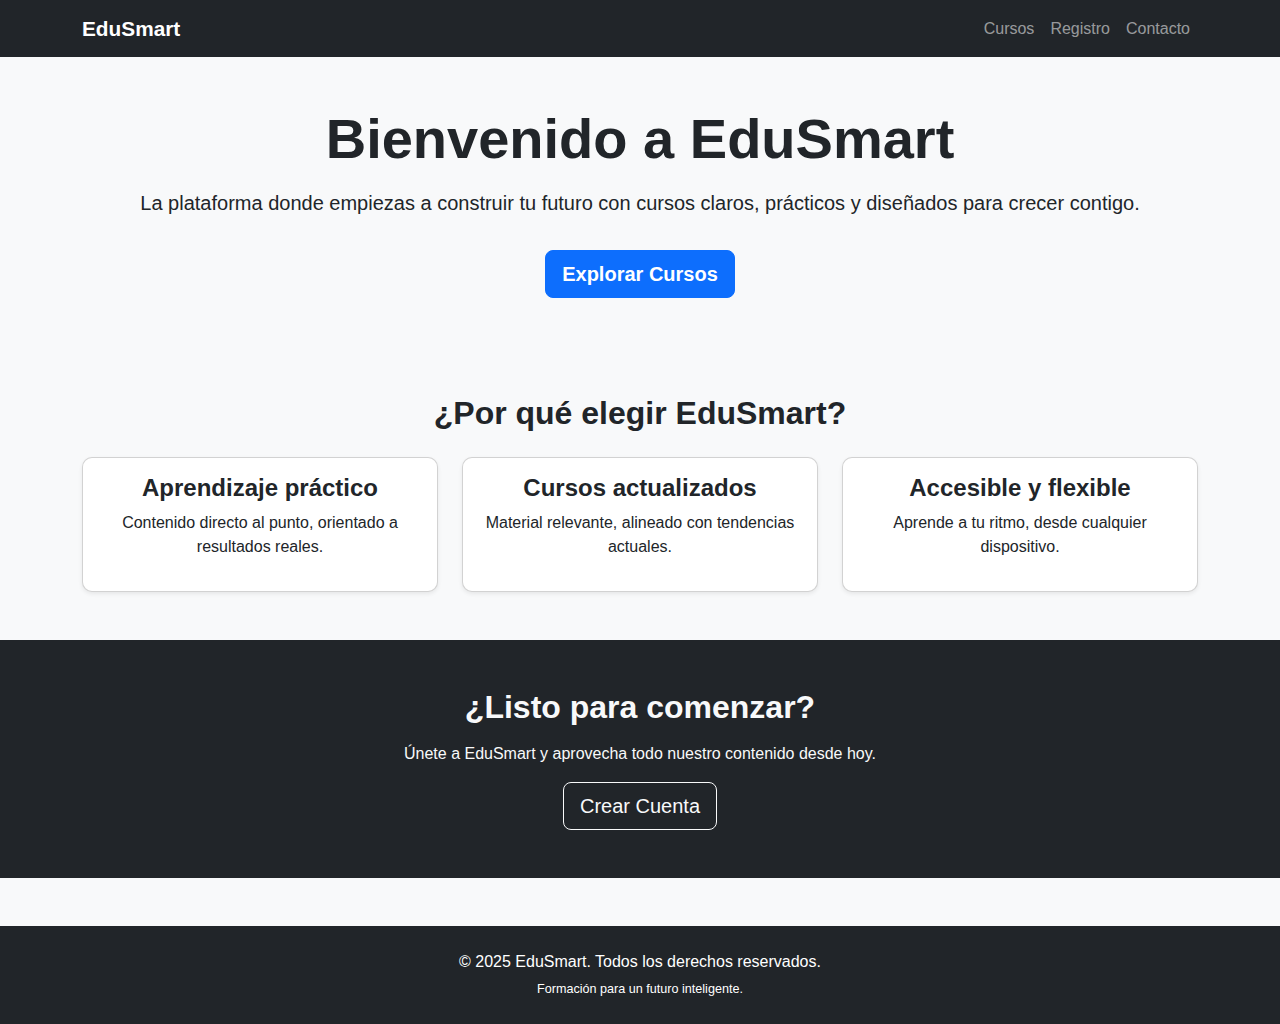
<file: Proyeco EduSmart/index.html>
<!DOCTYPE html>
<html lang="es">
<head>
    <meta charset="UTF-8">
    <meta name="viewport" content="width=device-width, initial-scale=1.0">
    <title>Inicio - EduSmart</title>

    <!-- Bootstrap -->
    <link href="https://cdn.jsdelivr.net/npm/bootstrap@5.3.2/dist/css/bootstrap.min.css" rel="stylesheet">

    <!-- CSS -->
    <link rel="stylesheet" href="css/styles.css">
</head>
<body class="bg-light">

<!-- NAVBAR -->
<nav class="navbar navbar-expand-lg navbar-dark bg-dark">
  <div class="container">
    <a class="navbar-brand" href="index.html">EduSmart</a>
    <button class="navbar-toggler" type="button" data-bs-toggle="collapse"
      data-bs-target="#navbarNav" aria-controls="navbarNav" aria-expanded="false"
      aria-label="Toggle navigation">
      <span class="navbar-toggler-icon"></span>
    </button>

    <div class="collapse navbar-collapse" id="navbarNav">
      <ul class="navbar-nav ms-auto" id="navLinks">
        <li class="nav-item"><a class="nav-link" href="cursos.html">Cursos</a></li>
        <li class="nav-item"><a class="nav-link" href="registro.html">Registro</a></li>
        <li class="nav-item"><a class="nav-link" href="contacto.html">Contacto</a></li>
        <li class="nav-item d-none" id="navDashboard">
          <a class="nav-link" href="dashboard.html">Dashboard</a>
        </li>
        <li class="nav-item d-none" id="navCerrarSesion">
          <button class="btn btn-outline-light btn-sm">Cerrar sesión</button>
        </li>
      </ul>
      <span class="navbar-text text-white ms-2 d-none" id="navUserName"></span>
    </div>
  </div>
</nav>

<!-- HERO -->
<section class="bg-light py-5">
  <div class="container text-center">
    <h1 class="display-4 fw-bold">Bienvenido a EduSmart</h1>
    <p class="lead mt-3">La plataforma donde empiezas a construir tu futuro con cursos claros, prácticos y diseñados para crecer contigo.</p>
    <a href="cursos.html" class="btn btn-primary btn-lg mt-3">Explorar Cursos</a>
  </div>
</section>

<!-- BENEFICIOS -->
<section class="py-5">
  <div class="container">
    <h2 class="text-center mb-4">¿Por qué elegir EduSmart?</h2>
    <div class="row g-4">

      <div class="col-md-4">
        <div class="card h-100 text-center p-3 shadow-sm">
          <h4 class="fw-bold">Aprendizaje práctico</h4>
          <p>Contenido directo al punto, orientado a resultados reales.</p>
        </div>
      </div>

      <div class="col-md-4">
        <div class="card h-100 text-center p-3 shadow-sm">
          <h4 class="fw-bold">Cursos actualizados</h4>
          <p>Material relevante, alineado con tendencias actuales.</p>
        </div>
      </div>

      <div class="col-md-4">
        <div class="card h-100 text-center p-3 shadow-sm">
          <h4 class="fw-bold">Accesible y flexible</h4>
          <p>Aprende a tu ritmo, desde cualquier dispositivo.</p>
        </div>
      </div>

    </div>
  </div>
</section>

<!-- CTA FINAL -->
<section class="bg-dark text-light py-5">
  <div class="container text-center">
    <h2 class="fw-bold">¿Listo para comenzar?</h2>
    <p class="mt-3">Únete a EduSmart y aprovecha todo nuestro contenido desde hoy.</p>
    <a href="registro.html" class="btn btn-outline-light btn-lg">Crear Cuenta</a>
  </div>
</section>

<!-- FOOTER -->
<footer class="bg-dark text-white py-4 mt-5">
  <div class="container text-center">
      <p class="mb-1">&copy; 2025 EduSmart. Todos los derechos reservados.</p>
      <small>Formación para un futuro inteligente.</small>
  </div>
</footer>

<!-- Bootstrap JS -->
<script src="https://cdn.jsdelivr.net/npm/bootstrap@5.3.2/dist/js/bootstrap.bundle.min.js"></script>

<!-- JS -->
<script src="js/app.js"></script>
<script>
  // Mostrar navbar según sesión
  const sesion = localStorage.getItem("sesionActiva");
  const usuario = JSON.parse(localStorage.getItem("usuario"));

  if (sesion === "true" && usuario) {
    document.getElementById("navDashboard").classList.remove("d-none");
    document.getElementById("navCerrarSesion").classList.remove("d-none");
    document.getElementById("navUserName").classList.remove("d-none");
    document.getElementById("navUserName").textContent = usuario.nombre;

    document.querySelector("#navCerrarSesion button").addEventListener("click", () => {
      localStorage.removeItem("sesionActiva");
      window.location.reload();
    });
  }
</script>

</body>
</html>
</file>
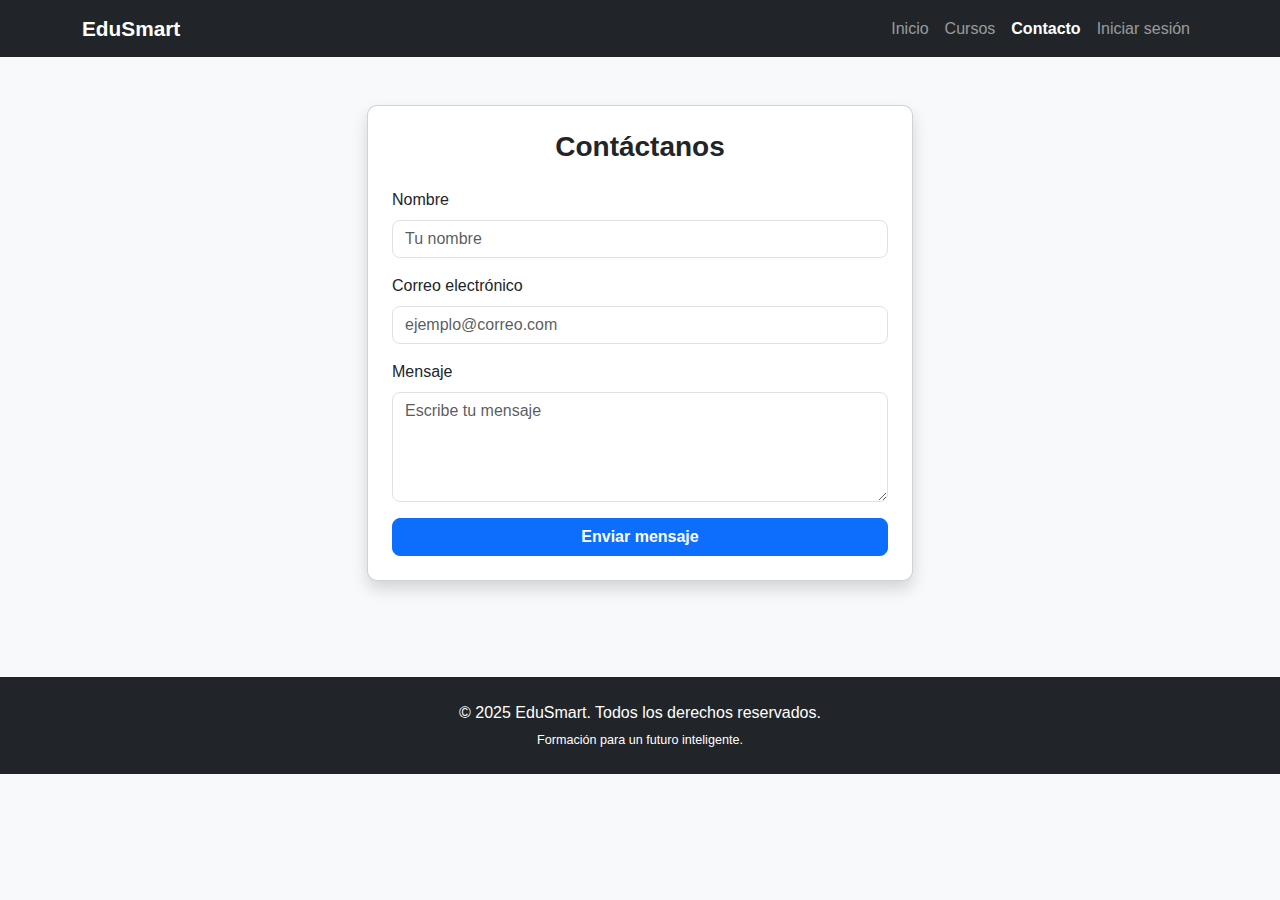
<file: Proyeco EduSmart/contacto.html>
<!DOCTYPE html>
<html lang="es">
<head>
    <meta charset="UTF-8">
    <meta name="viewport" content="width=device-width, initial-scale=1.0">
    <title>Contacto - EduSmart</title>

    <!-- Bootstrap -->
    <link href="https://cdn.jsdelivr.net/npm/bootstrap@5.3.2/dist/css/bootstrap.min.css" rel="stylesheet">

    <!-- CSS -->
    <link rel="stylesheet" href="css/styles.css">
</head>
<body>

<!-- NAVBAR -->
<nav class="navbar navbar-expand-lg navbar-dark bg-dark">
    <div class="container">
        <a class="navbar-brand" href="index.html">EduSmart</a>
        <button class="navbar-toggler" type="button" data-bs-toggle="collapse"
                data-bs-target="#navbarNav">
            <span class="navbar-toggler-icon"></span>
        </button>
        <div class="collapse navbar-collapse" id="navbarNav">
            <ul class="navbar-nav ms-auto">
                <li class="nav-item"><a class="nav-link" href="index.html">Inicio</a></li>
                <li class="nav-item"><a class="nav-link" href="cursos.html">Cursos</a></li>
                <li class="nav-item"><a class="nav-link active" href="contacto.html">Contacto</a></li>
                <li class="nav-item"><a class="nav-link" href="login.html">Iniciar sesión</a></li>
            </ul>
        </div>
    </div>
</nav>

<!-- CONTENIDO -->
<div class="container py-5">
    <div class="row justify-content-center">
        <div class="col-md-6">
            <div class="card shadow">
                <div class="card-body p-4">

                    <h3 class="text-center mb-4">Contáctanos</h3>

                    <form id="contactForm">

                        <div class="mb-3">
                            <label class="form-label">Nombre</label>
                            <input type="text" class="form-control" placeholder="Tu nombre" required>
                        </div>

                        <div class="mb-3">
                            <label class="form-label">Correo electrónico</label>
                            <input type="email" class="form-control" placeholder="ejemplo@correo.com" required>
                        </div>

                        <div class="mb-3">
                            <label class="form-label">Mensaje</label>
                            <textarea class="form-control" rows="4" placeholder="Escribe tu mensaje" required></textarea>
                        </div>

                        <button type="submit" class="btn btn-primary w-100">Enviar mensaje</button>

                    </form>

                </div>
            </div>
        </div>
    </div>
</div>

<!-- FOOTER -->
<footer class="bg-dark text-white py-4 mt-5">
    <div class="container text-center">
        <p class="mb-1">&copy; 2025 EduSmart. Todos los derechos reservados.</p>
        <small>Formación para un futuro inteligente.</small>
    </div>
</footer>

<!-- Bootstrap JS -->
<script src="https://cdn.jsdelivr.net/npm/bootstrap@5.3.2/dist/js/bootstrap.bundle.min.js"></script>

<!-- JS -->
<script src="js/app.js"></script>

</body>
</html>
</file>
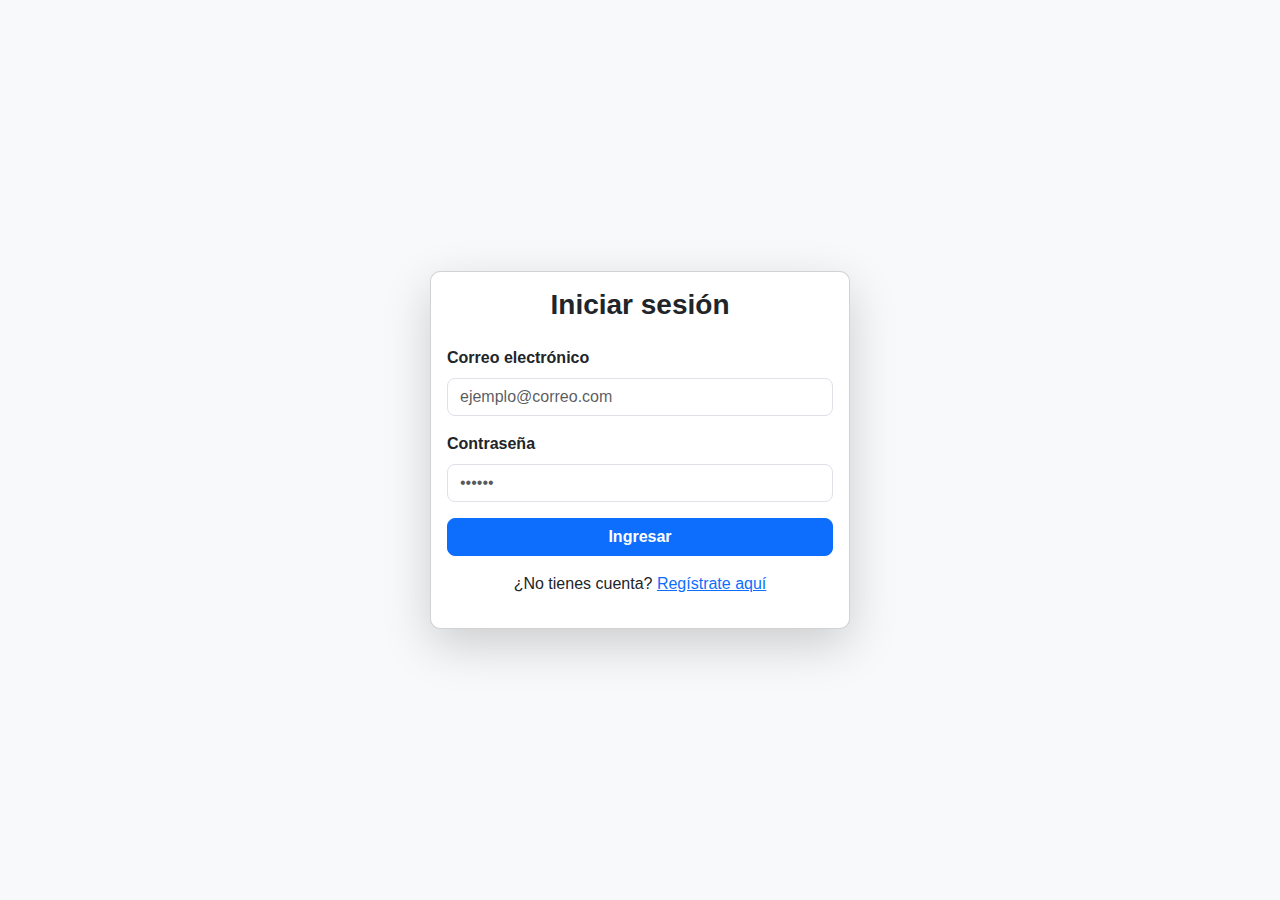
<file: Proyeco EduSmart/dashboard.html>
<!DOCTYPE html>
<html lang="es">
<head>
    <meta charset="UTF-8">
    <meta name="viewport" content="width=device-width, initial-scale=1.0">
    <title>Dashboard - EduSmart</title>

    <!-- Bootstrap -->
    <link href="https://cdn.jsdelivr.net/npm/bootstrap@5.3.2/dist/css/bootstrap.min.css" rel="stylesheet">

    <!-- CSS -->
    <link rel="stylesheet" href="css/styles.css">
</head>
<body class="bg-light">

    <!-- NAVBAR -->
    <nav class="navbar navbar-expand-lg navbar-dark bg-dark">
        <div class="container">

            <a class="navbar-brand" href="index.html">EduSmart</a>

            <div class="d-flex ms-auto">
                <span id="userNameLabel" class="navbar-text text-white me-3 fw-semibold"></span>
                <button id="logoutBtn" class="btn btn-outline-light btn-sm">Cerrar sesión</button>
            </div>

        </div>
    </nav>

    <!-- CONTENIDO -->
    <div class="container py-5">

        <h2 class="fw-bold mb-4">Bienvenido, <span id="dashboardUserName"></span></h2>

        <div class="row g-4">

            <!-- Tarjeta Mis cursos -->
            <div class="col-md-4">
                <a href="mis-cursos.html" class="text-decoration-none text-dark">
                    <div class="card shadow-sm h-100">
                        <div class="card-body text-center">
                            <h4 class="fw-bold">Mis cursos</h4>
                            <p>Accede rápidamente a tus cursos activos.</p>
                        </div>
                    </div>
                </a>
            </div>

            <!-- Tarjeta Ver cursos -->
            <div class="col-md-4">
                <a href="cursos.html" class="text-decoration-none text-dark">
                    <div class="card shadow-sm h-100">
                        <div class="card-body text-center">
                            <h4 class="fw-bold">Explorar cursos</h4>
                            <p>Consulta todos los cursos disponibles.</p>
                        </div>
                    </div>
                </a>
            </div>

            <!-- Tarjeta contacto -->
            <div class="col-md-4">
                <a href="contacto.html" class="text-decoration-none text-dark">
                    <div class="card shadow-sm h-100">
                        <div class="card-body text-center">
                            <h4 class="fw-bold">Soporte</h4>
                            <p>¿Necesitas ayuda? Contáctanos.</p>
                        </div>
                    </div>
                </a>
            </div>

        </div>

    </div>

    <!-- Bootstrap JS -->
    <script src="https://cdn.jsdelivr.net/npm/bootstrap@5.3.2/dist/js/bootstrap.bundle.min.js"></script>

    <!-- JS -->
    <script src="js/app.js"></script>

</body>
</html>
</file>
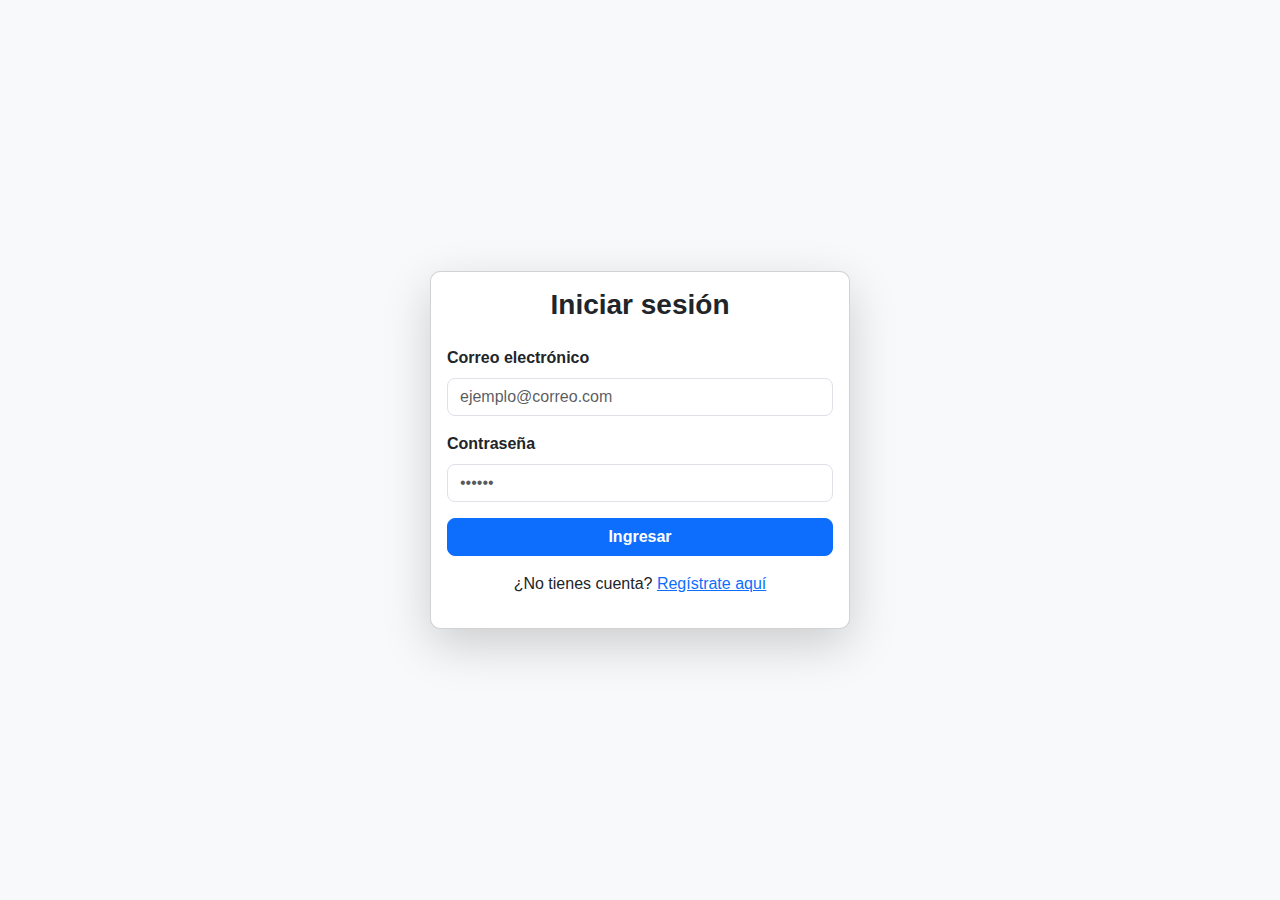
<file: Proyeco EduSmart/login.html>
<!DOCTYPE html>
<html lang="es">
<head>
    <meta charset="UTF-8">
    <meta name="viewport" content="width=device-width, initial-scale=1.0">
    <title>Iniciar sesión - EduSmart</title>

    <!-- Bootstrap -->
    <link href="https://cdn.jsdelivr.net/npm/bootstrap@5.3.2/dist/css/bootstrap.min.css" rel="stylesheet">

    <!-- CSS -->
    <link rel="stylesheet" href="css/styles.css">
</head>
<body class="bg-light">

    <div class="container d-flex justify-content-center align-items-center vh-100">
        <div class="card shadow-lg" style="max-width: 420px; width: 100%;">
            <div class="card-body">
                <h3 class="text-center mb-4 fw-bold">Iniciar sesión</h3>

                <form id="loginForm">

                    <div class="mb-3">
                        <label for="correoLogin" class="form-label fw-bold">Correo electrónico</label>
                        <input type="email" id="correoLogin" class="form-control" placeholder="ejemplo@correo.com" required>
                    </div>

                    <div class="mb-3">
                        <label for="passwordLogin" class="form-label fw-bold">Contraseña</label>
                        <input type="password" id="passwordLogin" class="form-control" placeholder="••••••" required>
                    </div>

                    <button type="submit" class="btn btn-primary w-100">Ingresar</button>

                    <p class="text-center mt-3">
                        ¿No tienes cuenta? 
                        <a href="registro.html">Regístrate aquí</a>
                    </p>

                </form>
            </div>
        </div>
    </div>

    <!-- Bootstrap JS -->
    <script src="https://cdn.jsdelivr.net/npm/bootstrap@5.3.2/dist/js/bootstrap.bundle.min.js"></script>

    <!-- JS -->
    <script src="js/app.js"></script>

</body>
</html>
</file>
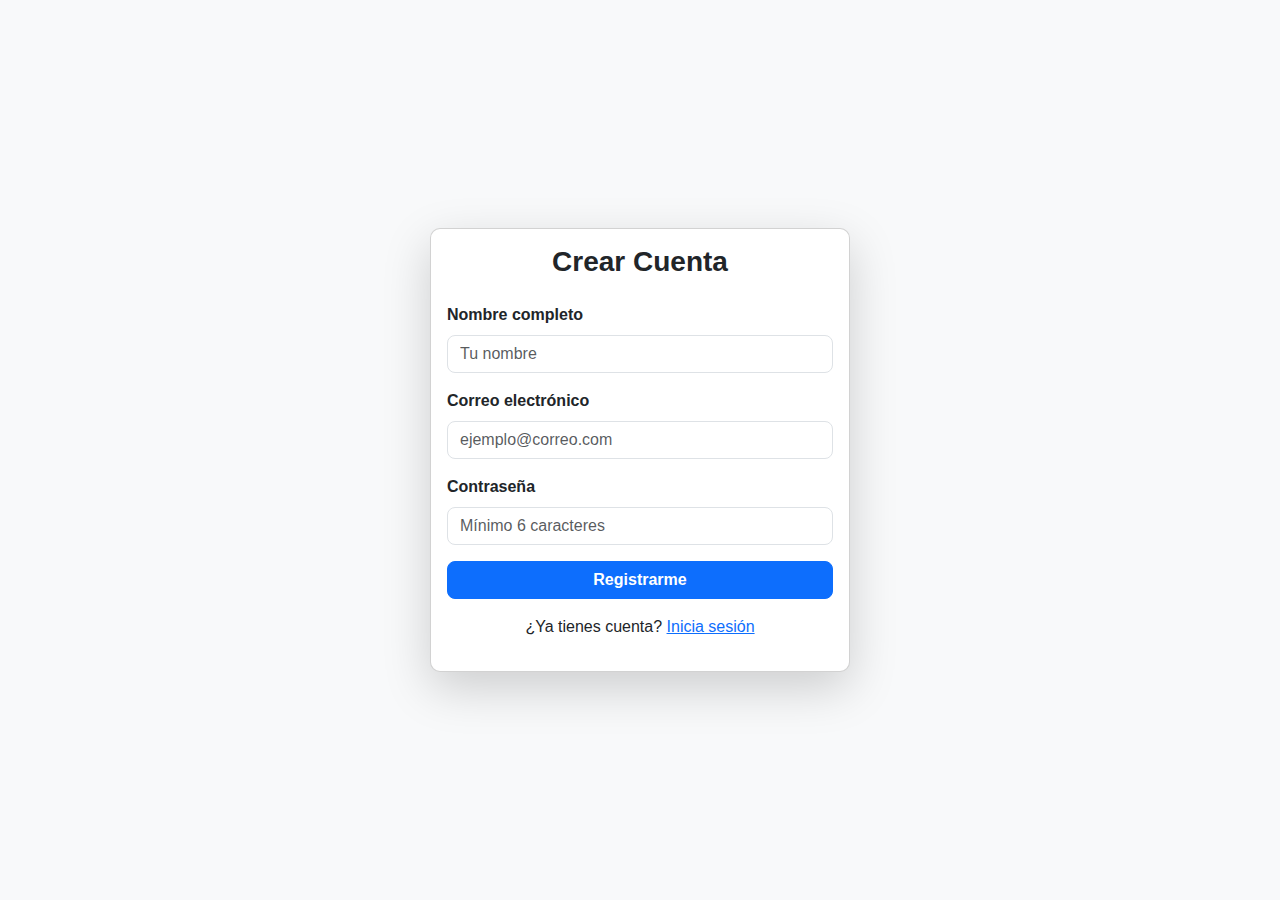
<file: Proyeco EduSmart/registro.html>
<!DOCTYPE html>
<html lang="es">
<head>
    <meta charset="UTF-8">
    <meta name="viewport" content="width=device-width, initial-scale=1.0">
    <title>Registro - EduSmart</title>

    <!-- Bootstrap -->
    <link href="https://cdn.jsdelivr.net/npm/bootstrap@5.3.2/dist/css/bootstrap.min.css" rel="stylesheet">

    <!-- CSS -->
    <link rel="stylesheet" href="css/styles.css">
</head>
<body class="bg-light">

    <div class="container d-flex justify-content-center align-items-center vh-100">
        <div class="card shadow-lg" style="max-width: 420px; width: 100%;">
            <div class="card-body">
                <h3 class="text-center mb-4">Crear Cuenta</h3>

                <form id="registroForm">

                    <div class="mb-3">
                        <label for="nombre" class="form-label fw-bold">Nombre completo</label>
                        <input type="text" id="nombre" class="form-control" placeholder="Tu nombre" required>
                    </div>

                    <div class="mb-3">
                        <label for="correo" class="form-label fw-bold">Correo electrónico</label>
                        <input type="email" id="correo" class="form-control" placeholder="ejemplo@correo.com" required>
                    </div>

                    <div class="mb-3">
                        <label for="password" class="form-label fw-bold">Contraseña</label>
                        <input type="password" id="password" class="form-control" placeholder="Mínimo 6 caracteres" required>
                    </div>

                    <button type="submit" class="btn btn-primary w-100">Registrarme</button>

                    <p class="text-center mt-3">
                        ¿Ya tienes cuenta?
                        <a href="login.html">Inicia sesión</a>
                    </p>

                </form>
            </div>
        </div>
    </div>

    <!-- Bootstrap JS -->
    <script src="https://cdn.jsdelivr.net/npm/bootstrap@5.3.2/dist/js/bootstrap.bundle.min.js"></script>

    <!-- Tu JS -->
    <script src="js/app.js"></script>
</body>
</html>
</file>
<file: Proyeco EduSmart/css/styles.css>
/* ==========================
   Estilos generales
========================== */
body {
    font-family: "Segoe UI", Arial, sans-serif;
    background-color: #f8f9fa;
    margin: 0;
    padding: 0;
}

/* ==========================
   Navbar
========================== */
.navbar-brand {
    font-weight: bold;
    font-size: 1.3rem;
}

.navbar-nav .nav-link.active {
    font-weight: 600;
}

/* ==========================
   Secciones
========================== */
section {
    padding: 60px 0;
}

section.bg-light {
    background-color: #f8f9fa;
}

section.bg-dark {
    background-color: #343a40;
    color: #fff;
}

/* ==========================
   Titulos y textos
========================== */
h1, h2, h3 {
    font-weight: 700;
}

p {
    font-size: 1rem;
}

/* ==========================
   Botones
========================== */
.btn-primary {
    font-weight: 600;
    border-radius: 8px;
    transition: 0.2s;
}

.btn-primary:hover {
    opacity: 0.9;
}

/* ==========================
   Tarjetas
========================== */
.card {
    border-radius: 10px;
    transition: transform 0.2s;
}

.card img {
    border-radius: 10px 10px 0 0;
}

.card:hover {
    transform: translateY(-4px);
}

/* ==========================
   Formularios
========================== */
form .form-control {
    border-radius: 8px;
}

form .btn {
    border-radius: 8px;
    font-weight: 600;
}

/* ==========================
   Footer
========================== */
footer {
    font-size: 0.9rem;
    padding: 20px 0;
    text-align: center;
}
</file>
